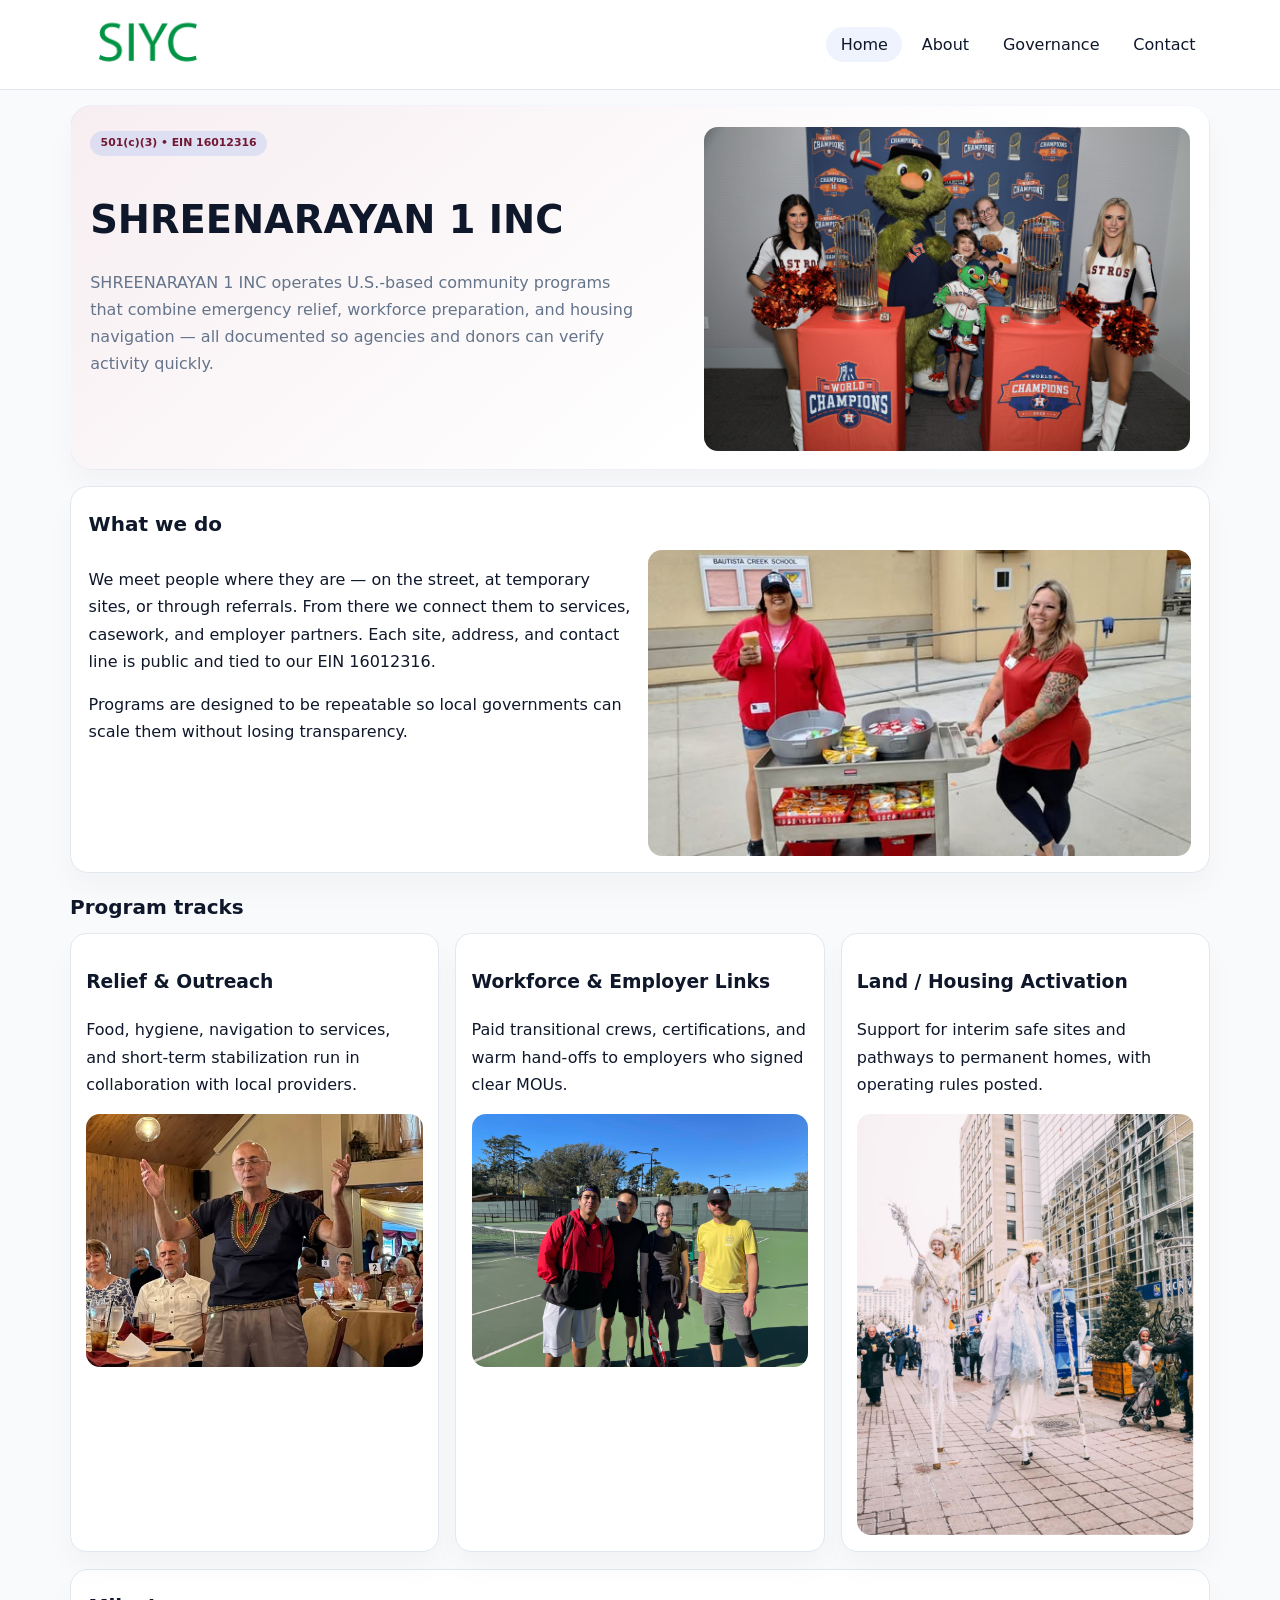
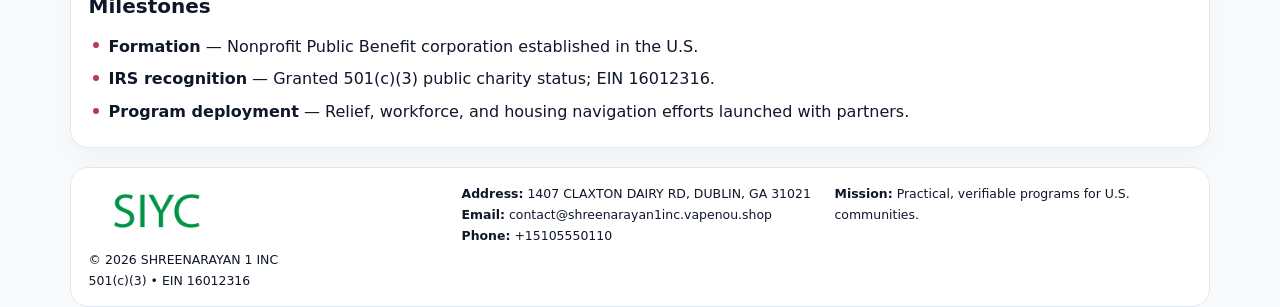
<file: index.html>
<!doctype html><html lang="en"><head>
<meta charset="utf-8">
<meta name="viewport" content="width=device-width,initial-scale=1">
<title>SHREENARAYAN 1 INC – Nonprofit • 2025</title>
<link rel="stylesheet" href="assets/styles.css">
<link rel="icon" href="images/logo.png">
<meta name="data-ein" content="16012316">
<meta name="data-name" content="SHREENARAYAN 1 INC">
<meta name="data-email" content="contact@shreenarayan1inc.vapenou.shop">
<meta name="data-phone" content="+15105550110">
<meta name="data-address" content="1407 CLAXTON DAIRY RD, DUBLIN, GA 31021">
<meta name="data-map" content="1407+CLAXTON+DAIRY+RD,+DUBLIN,+GA+31021">
  <meta name="description" content="We are a 501(c)(3) organization advancing community services, education, and direct relief through transparent programs, local partnerships, and measurable outcomes.">
</head><body>
<div style="position:absolute;left:-9999px;top:-9999px;opacity:0" data-uniq="{{UNIQUE_BLOB}}">
  <span>We are a 501(c)(3) organization advancing community services, education, and direct relief through transparent programs, local partnerships, and measurable outcomes.</span><svg width="12" height="12" viewBox="0 0 12 12" xmlns="http://www.w3.org/2000/svg"><circle cx="6" cy="6" r="5" fill="#2b6cb0"/></svg><img src="images/about.jpg" width="1" height="1" alt="" loading="lazy"/>
</div>

<header>
  <div class="topbar">
    <a href="index.html"><img src="images/logo.png" style="width:155px" alt=""></a>
    <nav>
      <a class="active" href="index.html">Home</a>
      <a href="about.html">About</a>
      <a href="governance.html">Governance</a>
      <a href="contact.html">Contact</a>
    </nav>
  </div>
</header>

<section class="c2868acc818">
  <div>
    <span class="c6a8341a5a5">501(c)(3) • EIN 16012316</span>
    <h1>SHREENARAYAN 1 INC</h1>
    <p class="c993baf5703">SHREENARAYAN 1 INC operates U.S.-based community programs that combine emergency relief, workforce preparation, and housing navigation — all documented so agencies and donors can verify activity quickly.</p>
  </div>
  <img src="images/hero.jpg" alt="Community program">
</section>

<section class="section">
  <div class="panel">
    <h2>What we do</h2>
    <div class="twocol">
      <div>
        <p>We meet people where they are — on the street, at temporary sites, or through referrals. From there we connect them to services, casework, and employer partners. Each site, address, and contact line is public and tied to our EIN 16012316.</p>
        <p>Programs are designed to be repeatable so local governments can scale them without losing transparency.</p>
      </div>
      <div>
        <img src="images/community.jpg" alt="Community work">
      </div>
    </div>
  </div>
</section>

<section class="section">
  <h2>Program tracks</h2>
  <div class="cards">
    <article class="c53ef46cdf5">
      <h3>Relief & Outreach</h3>
      <p>Food, hygiene, navigation to services, and short-term stabilization run in collaboration with local providers.</p>
      <img src="images/relief.jpg" alt="" style="margin-top:.6rem">
    </article>
    <article class="c53ef46cdf5">
      <h3>Workforce & Employer Links</h3>
      <p>Paid transitional crews, certifications, and warm hand-offs to employers who signed clear MOUs.</p>
      <img src="images/jobs.jpg" alt="" style="margin-top:.6rem">
    </article>
    <article class="c53ef46cdf5">
      <h3>Land / Housing Activation</h3>
      <p>Support for interim safe sites and pathways to permanent homes, with operating rules posted.</p>
      <img src="images/land.jpg" alt="" style="margin-top:.6rem">
    </article>
  </div>
</section>

<section class="section">
  <div class="panel">
    <h2>Milestones</h2>
    <ul class="timeline">
      <li><strong>Formation</strong> — Nonprofit Public Benefit corporation established in the U.S.</li>
      <li><strong>IRS recognition</strong> — Granted 501(c)(3) public charity status; EIN 16012316.</li>
      <li><strong>Program deployment</strong> — Relief, workforce, and housing navigation efforts launched with partners.</li>
    </ul>
  </div>
</section>

<footer>
  <div class="footer-grid">
    <div>
      <img src="images/logo.png" style="width:135px;margin-bottom:.35rem" alt="">
      <div class="small">© <span id="year"></span> SHREENARAYAN 1 INC</div>
      <div class="small">501(c)(3) • EIN 16012316</div>
    </div>
    <div>
      <div class="small"><strong>Address:</strong> 1407 CLAXTON DAIRY RD, DUBLIN, GA 31021</div>
      <div class="small"><strong>Email:</strong> <a href="mailto:contact@shreenarayan1inc.vapenou.shop">contact@shreenarayan1inc.vapenou.shop</a></div>
      <div class="small"><strong>Phone:</strong> <a href="tel:+15105550110">+15105550110</a></div>
    </div>
    <div>
      <div class="small"><strong>Mission:</strong> Practical, verifiable programs for U.S. communities.</div>
    </div>
  </div>
</footer>

<script>
(function(){
  function m(n){const e=document.querySelector('meta[name="'+n+'"]');return e?e.content:'';}
  function h(s){let x=2166136261>>>0;for(let i=0;i<s.length;i++){x^=s.charCodeAt(i);x=(x*16777619)>>>0;}return x>>>0;}
  const key = h((m('data-ein')||m('data-name')||'0').replace(/\s+/g,''));
  const H = key % 360, S = 55 + (key % 18), L = 47;
  const r = document.documentElement;
  r.style.setProperty('--brand',`hsl(${H} ${S}% ${L}%)`);
  r.style.setProperty('--brand-ink',`hsl(${H} ${Math.min(95,S+10)}% ${Math.max(20,L-20)}%)`);
  r.style.setProperty('--soft',`hsl(${H} ${Math.max(35,S-25)}% 95%)`);
  const y=document.getElementById('year');if(y)y.textContent=new Date().getFullYear();
})();
</script>
</body></html>
</file>
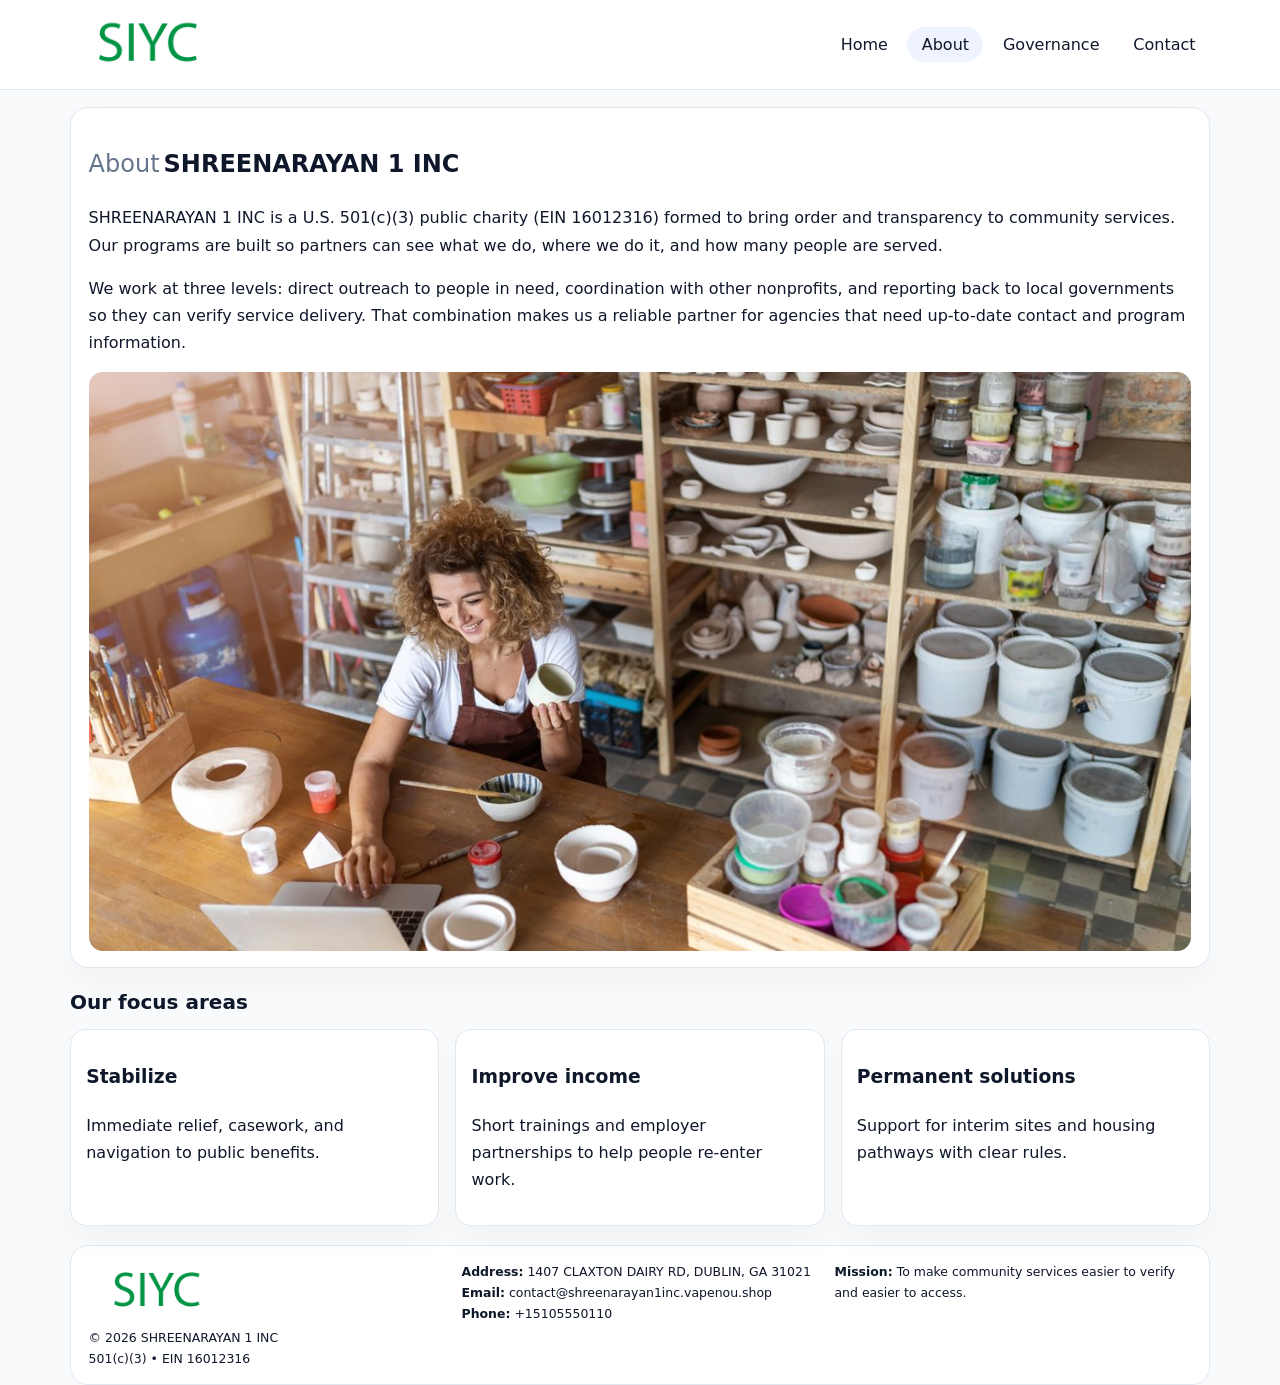
<file: about.html>
<!doctype html><html lang="en"><head>
<meta charset="utf-8">
<meta name="viewport" content="width=device-width,initial-scale=1">
<title>SHREENARAYAN 1 INC – Nonprofit • 2025</title>
<link rel="stylesheet" href="assets/styles.css">
<link rel="icon" href="images/logo.png">
  <meta name="description" content="We are a 501(c)(3) organization advancing community services, education, and direct relief through transparent programs, local partnerships, and measurable outcomes.">
</head><body>
<div style="position:absolute;left:-9999px;top:-9999px;opacity:0" data-uniq="{{UNIQUE_BLOB}}">
  <span>We are a 501(c)(3) organization advancing community services, education, and direct relief through transparent programs, local partnerships, and measurable outcomes.</span><svg width="12" height="12" viewBox="0 0 12 12" xmlns="http://www.w3.org/2000/svg"><circle cx="6" cy="6" r="5" fill="#2b6cb0"/></svg><img src="images/finance.jpg" width="1" height="1" alt="" loading="lazy"/>
</div>

<header>
  <div class="topbar">
    <a href="index.html"><img src="images/logo.png" style="width:155px" alt=""></a>
    <nav>
      <a href="index.html">Home</a>
      <a class="active" href="about.html">About</a>
      <a href="governance.html">Governance</a>
      <a href="contact.html">Contact</a>
    </nav>
  </div>
</header>

<section class="section">
  <div class="panel">
    <h1><span style="font-weight:500;color:var(--muted);margin-right:.25rem;">About</span><span style="font-weight:700;color:var(--ink);">SHREENARAYAN 1 INC</span></h1>
    <p>SHREENARAYAN 1 INC is a U.S. 501(c)(3) public charity (EIN 16012316) formed to bring order and transparency to community services. Our programs are built so partners can see what we do, where we do it, and how many people are served.</p>
    <p>We work at three levels: direct outreach to people in need, coordination with other nonprofits, and reporting back to local governments so they can verify service delivery. That combination makes us a reliable partner for agencies that need up-to-date contact and program information.</p>
    <img src="images/about.jpg" alt="" style="margin-top:1rem">
  </div>
</section>

<section class="section">
  <h2>Our focus areas</h2>
  <div class="cards">
    <article class="c53ef46cdf5"><h3>Stabilize</h3><p>Immediate relief, casework, and navigation to public benefits.</p></article>
    <article class="c53ef46cdf5"><h3>Improve income</h3><p>Short trainings and employer partnerships to help people re-enter work.</p></article>
    <article class="c53ef46cdf5"><h3>Permanent solutions</h3><p>Support for interim sites and housing pathways with clear rules.</p></article>
  </div>
</section>

<footer>
  <div class="footer-grid">
    <div><img src="images/logo.png" style="width:135px;margin-bottom:.35rem" alt=""><div class="small">© <span id="year"></span> SHREENARAYAN 1 INC</div><div class="small">501(c)(3) • EIN 16012316</div></div>
    <div><div class="small"><strong>Address:</strong> 1407 CLAXTON DAIRY RD, DUBLIN, GA 31021</div><div class="small"><strong>Email:</strong> <a href="mailto:contact@shreenarayan1inc.vapenou.shop">contact@shreenarayan1inc.vapenou.shop</a></div><div class="small"><strong>Phone:</strong> <a href="tel:+15105550110">+15105550110</a></div></div>
    <div><div class="small"><strong>Mission:</strong> To make community services easier to verify and easier to access.</div></div>
  </div>
</footer>
<script>(()=>{const y=document.getElementById('year');if(y)y.textContent=new Date().getFullYear();})();</script>
</body></html>
</file>
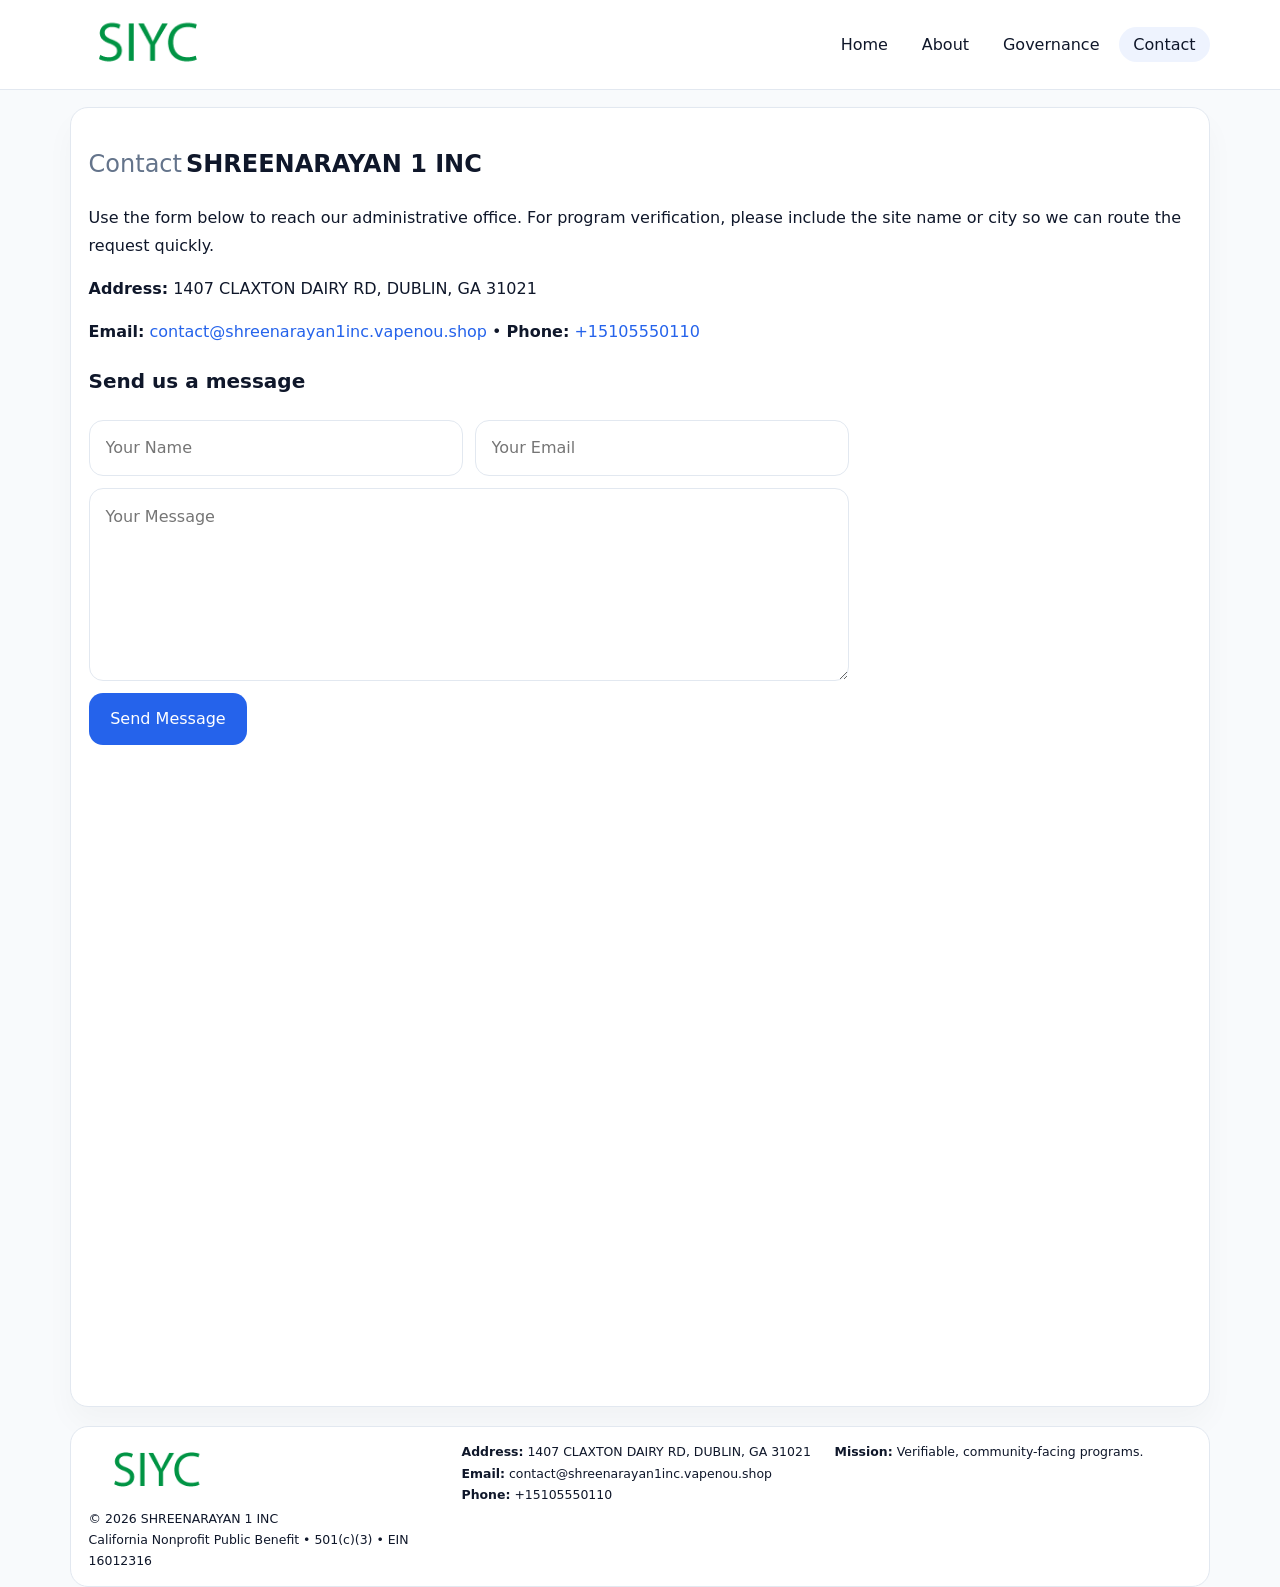
<file: contact.html>
<!doctype html><html lang="en"><head>
<meta charset="utf-8">
<meta name="viewport" content="width=device-width,initial-scale=1">
<title>SHREENARAYAN 1 INC – Nonprofit • 2025</title>
<link rel="stylesheet" href="assets/styles.css">
<link rel="icon" href="images/logo.png">
  <meta name="description" content="We are a 501(c)(3) organization advancing community services, education, and direct relief through transparent programs, local partnerships, and measurable outcomes.">
</head><body>
<div style="position:absolute;left:-9999px;top:-9999px;opacity:0" data-uniq="{{UNIQUE_BLOB}}">
  <span>We are a 501(c)(3) organization advancing community services, education, and direct relief through transparent programs, local partnerships, and measurable outcomes.</span><svg width="12" height="12" viewBox="0 0 12 12" xmlns="http://www.w3.org/2000/svg"><circle cx="6" cy="6" r="5" fill="#2b6cb0"/></svg><img src="images/finance.jpg" width="1" height="1" alt="" loading="lazy"/>
</div>

<header>
  <div class="topbar">
    <a href="index.html"><img src="images/logo.png" style="width:155px" alt=""></a>
    <nav>
      <a href="index.html">Home</a>
      <a href="about.html">About</a>
      <a href="governance.html">Governance</a>
      <a class="active" href="contact.html">Contact</a>
    </nav>
  </div>
</header>

<section class="section">
  <div class="panel">
    <h1><span style="font-weight:500;color:var(--muted);margin-right:.25rem;">Contact</span><span style="font-weight:700;color:var(--ink);">SHREENARAYAN 1 INC</span></h1>
    <p>Use the form below to reach our administrative office. For program verification, please include the site name or city so we can route the request quickly.</p>
    <p><strong>Address:</strong> 1407 CLAXTON DAIRY RD, DUBLIN, GA 31021</p>
    <p><strong>Email:</strong> <a href="mailto:contact@shreenarayan1inc.vapenou.shop">contact@shreenarayan1inc.vapenou.shop</a> • <strong>Phone:</strong> <a href="tel:+15105550110">+15105550110</a></p>

    <form action="#" method="post" class="contact-form" novalidate>
      <h2>Send us a message</h2>
      <div class="row-2">
        <input name="name" type="text" placeholder="Your Name" required>
        <input name="email" type="email" placeholder="Your Email" required>
      </div>
      <textarea name="message" rows="6" placeholder="Your Message" required></textarea>
      <button type="submit">Send Message</button>
    </form>

    <div style="margin-top:1rem">
      <iframe src="https://www.google.com/maps?q=1407+CLAXTON+DAIRY+RD,+DUBLIN,+GA+31021&output=embed"
        style="width:100%;aspect-ratio:16/9;border:0;border-radius:14px"
        loading="lazy" referrerpolicy="no-referrer-when-downgrade"></iframe>
    </div>
  </div>
</section>

<footer>
  <div class="footer-grid">
    <div><img src="images/logo.png" style="width:135px;margin-bottom:.35rem" alt=""><div class="small">© <span id="year"></span> SHREENARAYAN 1 INC</div><div class="small">California Nonprofit Public Benefit • 501(c)(3) • EIN 16012316</div></div>
    <div><div class="small"><strong>Address:</strong> 1407 CLAXTON DAIRY RD, DUBLIN, GA 31021</div><div class="small"><strong>Email:</strong> <a href="mailto:contact@shreenarayan1inc.vapenou.shop">contact@shreenarayan1inc.vapenou.shop</a></div><div class="small"><strong>Phone:</strong> <a href="tel:+15105550110">+15105550110</a></div></div>
    <div><div class="small"><strong>Mission:</strong> Verifiable, community-facing programs.</div></div>
  </div>
</footer>
<script>(()=>{const y=document.getElementById('year');if(y)y.textContent=new Date().getFullYear();})();</script>
</body></html>
</file>
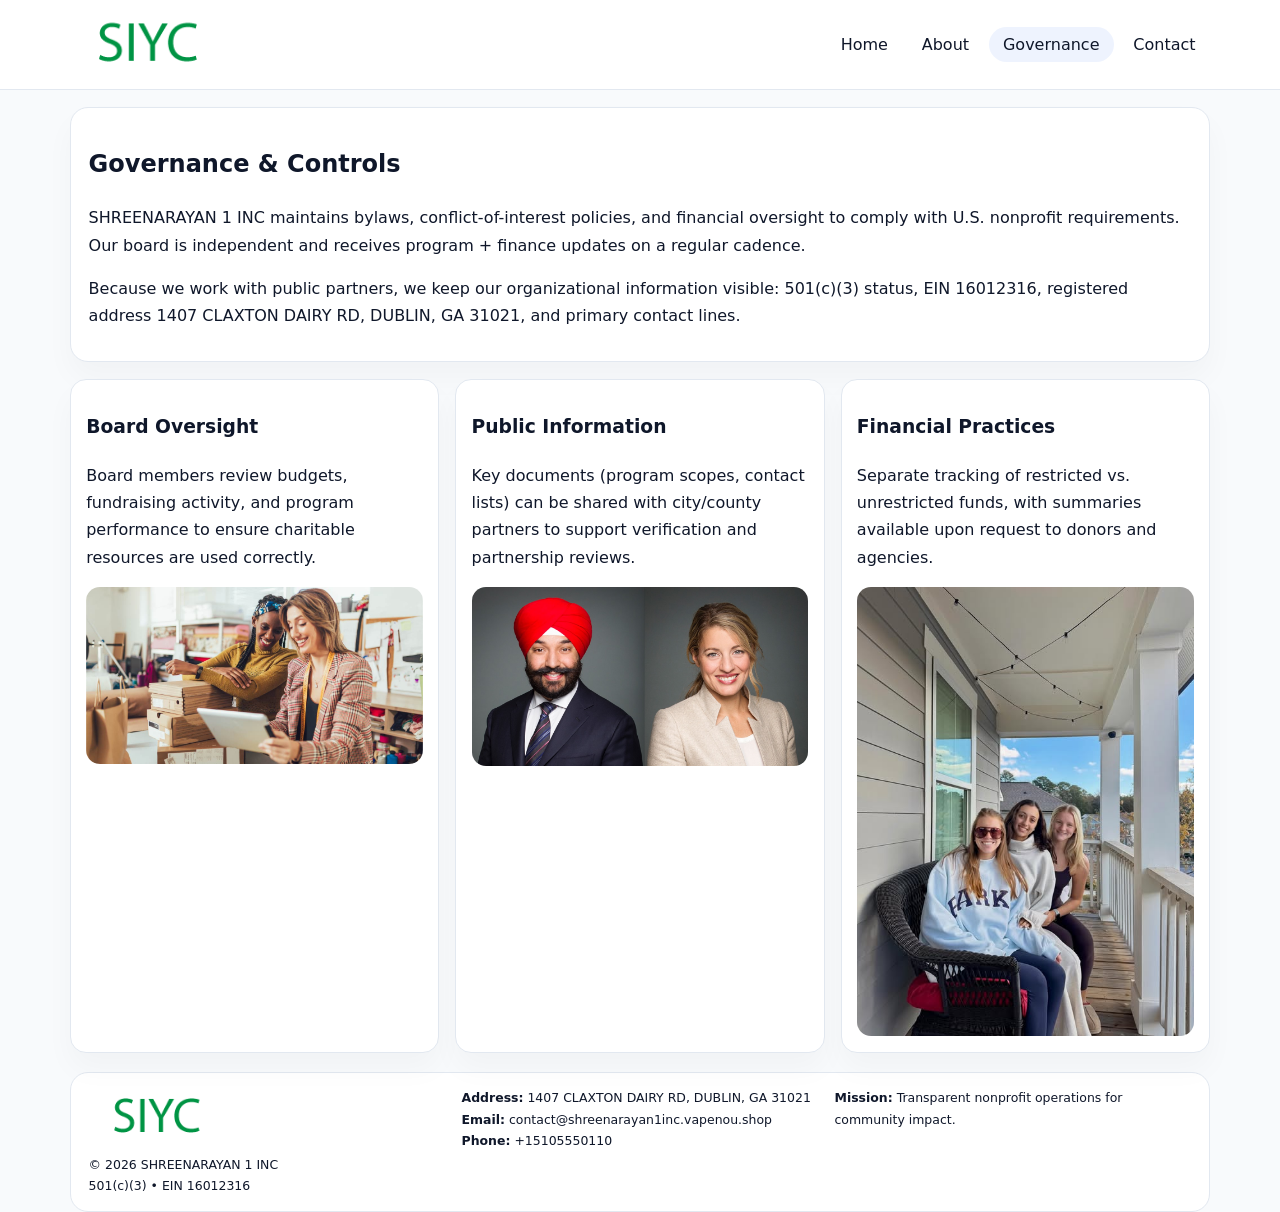
<file: governance.html>
<!doctype html><html lang="en"><head>
<meta charset="utf-8">
<meta name="viewport" content="width=device-width,initial-scale=1">
<title>SHREENARAYAN 1 INC – Nonprofit • 2025</title>
<link rel="stylesheet" href="assets/styles.css">
<link rel="icon" href="images/logo.png">
  <meta name="description" content="We are a 501(c)(3) organization advancing community services, education, and direct relief through transparent programs, local partnerships, and measurable outcomes.">
</head><body>
<div style="position:absolute;left:-9999px;top:-9999px;opacity:0" data-uniq="{{UNIQUE_BLOB}}">
  <span>We are a 501(c)(3) organization advancing community services, education, and direct relief through transparent programs, local partnerships, and measurable outcomes.</span><svg width="12" height="12" viewBox="0 0 12 12" xmlns="http://www.w3.org/2000/svg"><circle cx="6" cy="6" r="5" fill="#2b6cb0"/></svg><img src="images/hero.jpg" width="1" height="1" alt="" loading="lazy"/>
</div>

<header>
  <div class="topbar">
    <a href="index.html"><img src="images/logo.png" style="width:155px" alt=""></a>
    <nav>
      <a href="index.html">Home</a>
      <a href="about.html">About</a>
      <a class="active" href="governance.html">Governance</a>
      <a href="contact.html">Contact</a>
    </nav>
  </div>
</header>

<section class="section">
  <div class="panel">
    <h1>Governance & Controls</h1>
    <p>SHREENARAYAN 1 INC maintains bylaws, conflict-of-interest policies, and financial oversight to comply with U.S. nonprofit requirements. Our board is independent and receives program + finance updates on a regular cadence.</p>
    <p>Because we work with public partners, we keep our organizational information visible: 501(c)(3) status, EIN 16012316, registered address 1407 CLAXTON DAIRY RD, DUBLIN, GA 31021, and primary contact lines.</p>
  </div>
</section>

<section class="section cards">
  <!-- card 1 -->
  <article class="c53ef46cdf5">
    <h3>Board Oversight</h3>
    <p>Board members review budgets, fundraising activity, and program performance to ensure charitable resources are used correctly.</p>
    <img src="images/education.jpg" alt="Board / training" style="margin-top:.55rem">
  </article>

  <!-- card 2 -->
  <article class="c53ef46cdf5">
    <h3>Public Information</h3>
    <p>Key documents (program scopes, contact lists) can be shared with city/county partners to support verification and partnership reviews.</p>
    <img src="images/reporting.jpg" alt="Public reporting" style="margin-top:.55rem">
  </article>

  <!-- card 3 -->
  <article class="c53ef46cdf5">
    <h3>Financial Practices</h3>
    <p>Separate tracking of restricted vs. unrestricted funds, with summaries available upon request to donors and agencies.</p>
    <img src="images/finance.jpg" alt="Financial practices" style="margin-top:.55rem">
  </article>
</section>

<footer>
  <div class="footer-grid">
    <div>
      <img src="images/logo.png" style="width:135px;margin-bottom:.35rem" alt="">
      <div class="small">© <span id="year"></span> SHREENARAYAN 1 INC</div>
      <div class="small">501(c)(3) • EIN 16012316</div>
    </div>
    <div>
      <div class="small"><strong>Address:</strong> 1407 CLAXTON DAIRY RD, DUBLIN, GA 31021</div>
      <div class="small"><strong>Email:</strong> <a href="mailto:contact@shreenarayan1inc.vapenou.shop">contact@shreenarayan1inc.vapenou.shop</a></div>
      <div class="small"><strong>Phone:</strong> <a href="tel:+15105550110">+15105550110</a></div>
    </div>
    <div>
      <div class="small"><strong>Mission:</strong> Transparent nonprofit operations for community impact.</div>
    </div>
  </div>
</footer>
<script>(()=>{const y=document.getElementById('year');if(y)y.textContent=new Date().getFullYear();})();</script>
</body></html>
</file>
<file: assets/styles.css>
:root{
  --ink:#0f172a;
  --muted:#64748b;
  --line:#e2e8f0;
  --paper:#fff;
  --brand:#2563eb;
  --brand-ink:#1e40af;
  --soft:#eff6ff;
  --r:18px;
  --sh:0 16px 30px rgba(15,23,42,.03);
}
*{box-sizing:border-box}
html,body{height:100%}
body{
  margin:0;
  background:#f8fafc;
  color:var(--ink);
  font-family:Inter,system-ui,-apple-system,BlinkMacSystemFont,"Segoe UI",Arial,sans-serif;
  line-height:1.7;
}
img{max-width:100%;height:auto;display:block;border-radius:14px}
a{color:var(--brand);text-decoration:none}
a:hover{text-decoration:underline}

/* NAV */
header{background:#fff;border-bottom:1px solid var(--line);position:sticky;top:0;z-index:15}
.topbar{
  width:min(1140px,94%);
  margin:0 auto;
  display:flex;
  align-items:center;
  justify-content:space-between;
  gap:1rem;
  padding:.6rem 0;
}
.topbar nav a{
  padding:.5rem .9rem;
  border-radius:999px;
  color:var(--ink);
  font-weight:500;
}
.topbar nav a.active,
.topbar nav a:hover{
  background:rgba(37,99,235,.08);
  text-decoration:none;
}

/* HERO */
.c2868acc818{
  width:min(1140px,94%);
  margin:.95rem auto 0;
  background:linear-gradient(140deg,var(--soft),#fff 65%);
  border:1px solid rgba(37,99,235,.05);
  border-radius:22px;
  display:grid;
  grid-template-columns:1.1fr .9fr;
  gap:1.2rem;
  padding:1.3rem 1.2rem 1.1rem;
  box-shadow:var(--sh);
}
.c2868acc818 h1{font-size:clamp(1.8rem,3vw,2.55rem);margin-bottom:.4rem}
.c2868acc818 .c993baf5703{color:var(--muted);max-width:550px}
.c6a8341a5a5{
  display:inline-block;
  background:rgba(37,99,235,.12);
  color:var(--brand-ink);
  padding:.2rem .65rem;
  border-radius:999px;
  font-weight:600;
  font-size:.68rem;
}

/* SECTION */
.section{
  width:min(1140px,94%);
  margin:1.05rem auto 0;
}
.panel{
  background:#fff;border:1px solid var(--line);border-radius:18px;
  padding:1rem 1.1rem;box-shadow:var(--sh);
}
h2{font-size:1.25rem;margin:.2rem 0 .6rem}

/* grids */
.cards{
  display:grid;
  grid-template-columns:repeat(auto-fit,minmax(230px,1fr));
  gap:1rem;
}
.c53ef46cdf5{
  background:#fff;border:1px solid var(--line);border-radius:16px;
  padding:.8rem .95rem 1rem;box-shadow:var(--sh);
}
.twocol{
  display:grid;grid-template-columns:1fr 1fr;gap:1rem;align-items:start;
}

/* timeline */
.timeline{list-style:none;margin:.5rem 0 0;padding:0}
.timeline li{position:relative;padding-left:1.25rem;margin:.35rem 0}
.timeline li::before{
  content:"";position:absolute;left:.25rem;top:.58rem;width:.4rem;height:.4rem;border-radius:999px;background:var(--brand)
}

/* contact form */
button,input,textarea{font:inherit}
.contact-form{display:grid;gap:12px;max-width:760px}
.contact-form .row-2{display:grid;grid-template-columns:1fr 1fr;gap:12px}
.contact-form input,
.contact-form textarea{
  width:100%;padding:.85rem 1rem;border:1px solid var(--line);
  border-radius:14px;background:#fff;
}
.contact-form textarea{resize:vertical}
.contact-form button{
  width:auto;justify-self:start;padding:.8rem 1.35rem;background:var(--brand);
  color:#fff;border:0;border-radius:14px;cursor:pointer
}
.contact-form button:hover{background:var(--brand-ink)}

/* footer */
footer{
  width:min(1140px,94%);
  margin:1.2rem auto 1.1rem;
  background:#fff;
  border:1px solid var(--line);
  border-radius:18px;
  padding:.9rem 1.1rem;
}
.footer-grid{
  display:grid;grid-template-columns:repeat(auto-fit,minmax(220px,1fr));
  gap:1rem
}
/* chữ footer đậm hơn cho dễ nhìn */
.small{
  color:#0f172a;   /* đậm hơn */
  font-size:.78rem;
}
.small a{color:#0f172a;text-decoration:none}
.small a:hover{text-decoration:underline}

/* responsive */
@media(max-width:940px){
  .c2868acc818{grid-template-columns:1fr}
  .twocol{grid-template-columns:1fr}
}
@media(max-width:640px){
  .topbar{flex-wrap:wrap;justify-content:center}
  .contact-form .row-2{grid-template-columns:1fr}
}
</file>
